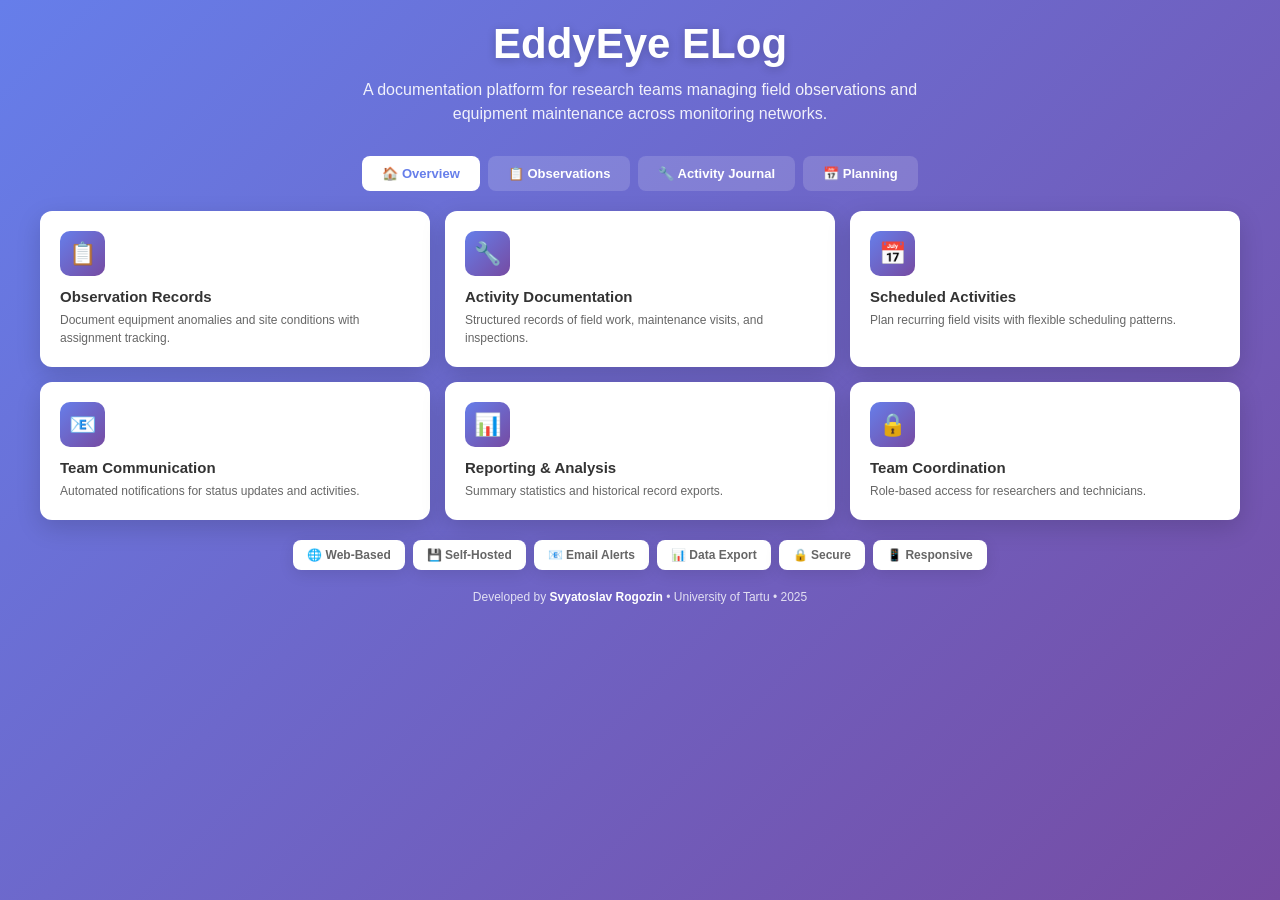
<file: docs/assets/html/EddyEye_ELog_Demo.html>
<!DOCTYPE html>
<html lang="en">
<head>
  <meta charset="UTF-8">
  <meta name="viewport" content="width=device-width, initial-scale=1.0">
  <title>EddyEye ELog - Demo Preview</title>
  <style>
    * {
      margin: 0;
      padding: 0;
      box-sizing: border-box;
    }

    body {
      font-family: 'Segoe UI', Tahoma, Geneva, Verdana, sans-serif;
      background: linear-gradient(135deg, #667eea 0%, #764ba2 100%);
      min-height: 100vh;
      padding: 20px;
    }

    .container {
      max-width: 1200px;
      margin: 0 auto;
    }

    /* Header */
    .header {
      text-align: center;
      margin-bottom: 30px;
    }

    .header h1 {
      color: white;
      font-size: 42px;
      margin-bottom: 10px;
      text-shadow: 0 2px 10px rgba(0,0,0,0.2);
    }

    .header p {
      color: rgba(255,255,255,0.9);
      font-size: 16px;
      max-width: 600px;
      margin: 0 auto;
      line-height: 1.5;
    }

    /* Navigation */
    .nav-tabs {
      display: flex;
      justify-content: center;
      gap: 8px;
      margin-bottom: 20px;
      flex-wrap: wrap;
    }

    .nav-tab {
      padding: 10px 20px;
      background: rgba(255,255,255,0.15);
      border: none;
      border-radius: 8px;
      color: white;
      font-size: 13px;
      font-weight: 600;
      cursor: pointer;
      transition: all 0.3s;
    }

    .nav-tab:hover {
      background: rgba(255,255,255,0.25);
    }

    .nav-tab.active {
      background: white;
      color: #667eea;
    }

    /* Cards */
    .card {
      background: white;
      border-radius: 16px;
      box-shadow: 0 10px 30px rgba(0,0,0,0.2);
      overflow: hidden;
      margin-bottom: 20px;
    }

    .card-header {
      background: linear-gradient(135deg, #667eea 0%, #764ba2 100%);
      padding: 15px 20px;
      display: flex;
      align-items: center;
      justify-content: space-between;
    }

    .card-title {
      color: white;
      font-size: 16px;
      font-weight: 600;
    }

    .card-content {
      padding: 20px;
    }

    /* Features Grid */
    .features-grid {
      display: grid;
      grid-template-columns: repeat(3, 1fr);
      gap: 15px;
      margin-bottom: 20px;
    }

    .feature-card {
      background: white;
      border-radius: 12px;
      padding: 20px;
      box-shadow: 0 8px 25px rgba(0,0,0,0.15);
      transition: all 0.3s;
    }

    .feature-card:hover {
      transform: translateY(-5px);
      box-shadow: 0 12px 35px rgba(0,0,0,0.2);
    }

    .feature-icon {
      width: 45px;
      height: 45px;
      background: linear-gradient(135deg, #667eea 0%, #764ba2 100%);
      border-radius: 10px;
      display: flex;
      align-items: center;
      justify-content: center;
      font-size: 22px;
      margin-bottom: 12px;
    }

    .feature-title {
      font-size: 15px;
      font-weight: 700;
      color: #333;
      margin-bottom: 6px;
    }

    .feature-desc {
      font-size: 12px;
      color: #666;
      line-height: 1.5;
    }

    /* Stats */
    .stats-grid {
      display: grid;
      grid-template-columns: repeat(4, 1fr);
      gap: 12px;
      margin-bottom: 15px;
    }

    .stat-card {
      background: linear-gradient(135deg, #667eea 0%, #764ba2 100%);
      padding: 15px;
      border-radius: 10px;
      text-align: center;
      color: white;
    }

    .stat-value {
      font-size: 28px;
      font-weight: 800;
    }

    .stat-label {
      font-size: 10px;
      text-transform: uppercase;
      letter-spacing: 0.5px;
      opacity: 0.9;
    }

    /* Table */
    .data-table {
      width: 100%;
      border-collapse: collapse;
      font-size: 12px;
    }

    .data-table th {
      background: #f8f9fa;
      padding: 10px 12px;
      text-align: left;
      font-size: 10px;
      font-weight: 700;
      color: #666;
      text-transform: uppercase;
      border-bottom: 2px solid #e0e0e0;
    }

    .data-table td {
      padding: 10px 12px;
      border-bottom: 1px solid #f0f0f0;
    }

    .data-table tr:hover td {
      background: #f8f9fa;
    }

    /* Badges */
    .badge {
      display: inline-block;
      padding: 3px 10px;
      border-radius: 999px;
      font-size: 10px;
      font-weight: 600;
      text-transform: uppercase;
    }

    .badge-success { background: #e8f5e9; color: #388e3c; }
    .badge-warning { background: #fff3e0; color: #f57c00; }
    .badge-info { background: #e3f2fd; color: #1976d2; }
    .badge-purple { background: #f3e5f5; color: #7b1fa2; }
    .badge-hot { background: linear-gradient(135deg, #ff6b6b 0%, #ee5a6f 100%); color: white; }

    /* Action Buttons */
    .action-btn {
      width: 26px;
      height: 26px;
      border-radius: 5px;
      border: none;
      cursor: pointer;
      font-size: 11px;
      display: inline-flex;
      align-items: center;
      justify-content: center;
      margin-right: 3px;
    }

    .action-btn-complete { background: #e8f5e9; color: #388e3c; }
    .action-btn-view { background: #e3f2fd; color: #1976d2; }
    .action-btn-edit { background: #fff3e0; color: #f57c00; }

    /* Calendar */
    .calendar-grid {
      display: grid;
      grid-template-columns: repeat(7, 1fr);
      gap: 6px;
    }

    .calendar-header {
      text-align: center;
      font-size: 10px;
      font-weight: 700;
      color: #667eea;
      padding: 8px 4px;
      background: #f8f9fa;
      border-radius: 6px;
    }

    .calendar-day {
      background: #f8f9fa;
      border-radius: 6px;
      padding: 8px;
      min-height: 65px;
      border: 1px solid #e0e0e0;
    }

    .calendar-day.today {
      border: 2px solid #667eea;
      background: #f0f4ff;
    }

    .calendar-day.weekend {
      opacity: 0.5;
    }

    .calendar-day-number {
      font-size: 12px;
      font-weight: 700;
      color: #333;
      margin-bottom: 4px;
    }

    .calendar-task {
      font-size: 9px;
      padding: 3px 6px;
      border-radius: 4px;
      margin-bottom: 2px;
      white-space: nowrap;
      overflow: hidden;
      text-overflow: ellipsis;
    }

    .task-maintenance { background: #e3f2fd; color: #1976d2; }
    .task-inspection { background: #e8f5e9; color: #388e3c; }
    .task-repair { background: #fff3e0; color: #f57c00; }
    .task-done { opacity: 0.6; text-decoration: line-through; }

    /* Tech Stack */
    .tech-stack {
      display: flex;
      flex-wrap: wrap;
      gap: 8px;
      justify-content: center;
    }

    .tech-item {
      display: flex;
      align-items: center;
      gap: 6px;
      padding: 8px 14px;
      background: white;
      border-radius: 8px;
      font-size: 12px;
      font-weight: 600;
      color: #666;
      box-shadow: 0 4px 15px rgba(0,0,0,0.1);
    }

    /* Footer */
    .footer {
      text-align: center;
      padding: 20px;
      color: rgba(255,255,255,0.8);
      font-size: 12px;
    }

    .footer a {
      color: white;
      text-decoration: none;
      font-weight: 600;
    }

    .footer a:hover {
      text-decoration: underline;
    }

    /* Sections */
    .section {
      display: none;
    }

    .section.active {
      display: block;
    }

    /* Responsive */
    @media (max-width: 768px) {
      .features-grid {
        grid-template-columns: repeat(2, 1fr);
      }
      .stats-grid {
        grid-template-columns: repeat(2, 1fr);
      }
      .calendar-grid {
        display: none;
      }
    }

    @media (max-width: 480px) {
      .features-grid {
        grid-template-columns: 1fr;
      }
    }
  </style>
</head>
<body>
  <div class="container">
    <!-- Header -->
    <div class="header">
      <h1>EddyEye ELog</h1>
      <p>A documentation platform for research teams managing field observations and equipment maintenance across monitoring networks.</p>
    </div>

    <!-- Navigation -->
    <div class="nav-tabs">
      <button class="nav-tab active" onclick="showSection('overview')">🏠 Overview</button>
      <button class="nav-tab" onclick="showSection('issues')">📋 Observations</button>
      <button class="nav-tab" onclick="showSection('worklogs')">🔧 Activity Journal</button>
      <button class="nav-tab" onclick="showSection('tasks')">📅 Planning</button>
    </div>

    <!-- Overview Section -->
    <div id="overview" class="section active">
      <div class="features-grid">
        <div class="feature-card">
          <div class="feature-icon">📋</div>
          <h3 class="feature-title">Observation Records</h3>
          <p class="feature-desc">Document equipment anomalies and site conditions with assignment tracking.</p>
        </div>
        <div class="feature-card">
          <div class="feature-icon">🔧</div>
          <h3 class="feature-title">Activity Documentation</h3>
          <p class="feature-desc">Structured records of field work, maintenance visits, and inspections.</p>
        </div>
        <div class="feature-card">
          <div class="feature-icon">📅</div>
          <h3 class="feature-title">Scheduled Activities</h3>
          <p class="feature-desc">Plan recurring field visits with flexible scheduling patterns.</p>
        </div>
        <div class="feature-card">
          <div class="feature-icon">📧</div>
          <h3 class="feature-title">Team Communication</h3>
          <p class="feature-desc">Automated notifications for status updates and activities.</p>
        </div>
        <div class="feature-card">
          <div class="feature-icon">📊</div>
          <h3 class="feature-title">Reporting & Analysis</h3>
          <p class="feature-desc">Summary statistics and historical record exports.</p>
        </div>
        <div class="feature-card">
          <div class="feature-icon">🔒</div>
          <h3 class="feature-title">Team Coordination</h3>
          <p class="feature-desc">Role-based access for researchers and technicians.</p>
        </div>
      </div>

      <div class="tech-stack">
        <div class="tech-item">🌐 Web-Based</div>
        <div class="tech-item">💾 Self-Hosted</div>
        <div class="tech-item">📧 Email Alerts</div>
        <div class="tech-item">📊 Data Export</div>
        <div class="tech-item">🔒 Secure</div>
        <div class="tech-item">📱 Responsive</div>
      </div>
    </div>

    <!-- Issues Section -->
    <div id="issues" class="section">
      <div class="card">
        <div class="card-header">
          <span class="card-title">📋 Observation Records</span>
        </div>
        <div class="card-content">
          <div class="stats-grid">
            <div class="stat-card">
              <div class="stat-value">47</div>
              <div class="stat-label">Total</div>
            </div>
            <div class="stat-card">
              <div class="stat-value">8</div>
              <div class="stat-label">Open</div>
            </div>
            <div class="stat-card">
              <div class="stat-value">39</div>
              <div class="stat-label">Resolved</div>
            </div>
            <div class="stat-card">
              <div class="stat-value">3</div>
              <div class="stat-label">Critical</div>
            </div>
          </div>

          <table class="data-table">
            <thead>
              <tr>
                <th>Title</th>
                <th>Station</th>
                <th>Status</th>
                <th>Assigned</th>
                <th>Actions</th>
              </tr>
            </thead>
            <tbody>
              <tr>
                <td><strong>Sensor malfunction</strong> <span class="badge badge-hot">🔥 HOT</span></td>
                <td>Forest Station 1</td>
                <td><span class="badge badge-warning">Open</span></td>
                <td>John, Robert</td>
                <td>
                  <button class="action-btn action-btn-complete">✅</button>
                  <button class="action-btn action-btn-view">👁</button>
                  <button class="action-btn action-btn-edit">✏️</button>
                </td>
              </tr>
              <tr>
                <td><strong>Connection drops</strong> <span class="badge badge-hot">🔥 HOT</span></td>
                <td>Lake Station 2</td>
                <td><span class="badge badge-warning">Open</span></td>
                <td>Michael</td>
                <td>
                  <button class="action-btn action-btn-complete">✅</button>
                  <button class="action-btn action-btn-view">👁</button>
                  <button class="action-btn action-btn-edit">✏️</button>
                </td>
              </tr>
              <tr>
                <td><strong>Panel cleaning</strong></td>
                <td>Forest Station 4</td>
                <td><span class="badge badge-success">Resolved</span></td>
                <td>John</td>
                <td>
                  <button class="action-btn action-btn-view">👁</button>
                  <button class="action-btn action-btn-edit">✏️</button>
                </td>
              </tr>
              <tr>
                <td><strong>Bearing noise</strong></td>
                <td>Mountain Station 5</td>
                <td><span class="badge badge-success">Resolved</span></td>
                <td>Robert</td>
                <td>
                  <button class="action-btn action-btn-view">👁</button>
                  <button class="action-btn action-btn-edit">✏️</button>
                </td>
              </tr>
            </tbody>
          </table>
        </div>
      </div>
    </div>

    <!-- Worklogs Section -->
    <div id="worklogs" class="section">
      <div class="card">
        <div class="card-header">
          <span class="card-title">🔧 Activity Journal</span>
        </div>
        <div class="card-content">
          <div class="stats-grid">
            <div class="stat-card">
              <div class="stat-value">156</div>
              <div class="stat-label">Done</div>
            </div>
            <div class="stat-card">
              <div class="stat-value">12</div>
              <div class="stat-label">In Progress</div>
            </div>
            <div class="stat-card">
              <div class="stat-value">3</div>
              <div class="stat-label">Blocked</div>
            </div>
            <div class="stat-card">
              <div class="stat-value">28</div>
              <div class="stat-label">Comments</div>
            </div>
          </div>

          <table class="data-table">
            <thead>
              <tr>
                <th>Title</th>
                <th>Type</th>
                <th>Station</th>
                <th>Status</th>
                <th>Duration</th>
                <th>Actions</th>
              </tr>
            </thead>
            <tbody>
              <tr>
                <td><strong>Calibration check</strong> <span class="badge badge-hot">🔥 HOT</span></td>
                <td><span class="badge badge-info">Maintenance</span></td>
                <td>Forest Station 1</td>
                <td><span class="badge badge-warning">In Progress</span></td>
                <td>2h 15m</td>
                <td>
                  <button class="action-btn action-btn-complete">✅</button>
                  <button class="action-btn action-btn-view">👁</button>
                </td>
              </tr>
              <tr>
                <td><strong>Sensor replacement</strong></td>
                <td><span class="badge badge-purple">Replacement</span></td>
                <td>Lake Station 3</td>
                <td><span class="badge badge-success">Done</span></td>
                <td>4h 30m</td>
                <td>
                  <button class="action-btn action-btn-view">👁</button>
                </td>
              </tr>
              <tr>
                <td><strong>Seal repair</strong></td>
                <td><span class="badge badge-warning">Repair</span></td>
                <td>Forest Station 4</td>
                <td><span class="badge badge-success">Done</span></td>
                <td>1h 45m</td>
                <td>
                  <button class="action-btn action-btn-view">👁</button>
                </td>
              </tr>
              <tr>
                <td><strong>Winter inspection</strong></td>
                <td><span class="badge badge-success">Inspection</span></td>
                <td>Valley Station 6</td>
                <td><span class="badge badge-warning">In Progress</span></td>
                <td>3h 00m</td>
                <td>
                  <button class="action-btn action-btn-complete">✅</button>
                  <button class="action-btn action-btn-view">👁</button>
                </td>
              </tr>
            </tbody>
          </table>
        </div>
      </div>
    </div>

    <!-- Tasks Section -->
    <div id="tasks" class="section">
      <div class="card">
        <div class="card-header">
          <span class="card-title">📅 Activity Planning - November 2025</span>
        </div>
        <div class="card-content">
          <div class="calendar-grid">
            <div class="calendar-header">Mon</div>
            <div class="calendar-header">Tue</div>
            <div class="calendar-header">Wed</div>
            <div class="calendar-header">Thu</div>
            <div class="calendar-header">Fri</div>
            <div class="calendar-header">Sat</div>
            <div class="calendar-header">Sun</div>
            
            <div class="calendar-day">
              <div class="calendar-day-number">24</div>
              <div class="calendar-task task-maintenance">🔧 Calibration</div>
            </div>
            <div class="calendar-day">
              <div class="calendar-day-number">25</div>
              <div class="calendar-task task-inspection task-done">✅ Inspection</div>
            </div>
            <div class="calendar-day">
              <div class="calendar-day-number">26</div>
              <div class="calendar-task task-maintenance task-done">✅ Battery</div>
            </div>
            <div class="calendar-day">
              <div class="calendar-day-number">27</div>
            </div>
            <div class="calendar-day today">
              <div class="calendar-day-number">28</div>
              <div class="calendar-task task-repair">⚡ Sensor fix</div>
            </div>
            <div class="calendar-day weekend">
              <div class="calendar-day-number">29</div>
            </div>
            <div class="calendar-day weekend">
              <div class="calendar-day-number">30</div>
            </div>
            
            <div class="calendar-day">
              <div class="calendar-day-number">1</div>
              <div class="calendar-task task-maintenance">🔧 Monthly</div>
            </div>
            <div class="calendar-day">
              <div class="calendar-day-number">2</div>
            </div>
            <div class="calendar-day">
              <div class="calendar-day-number">3</div>
              <div class="calendar-task task-inspection">🔍 QC Review</div>
            </div>
            <div class="calendar-day">
              <div class="calendar-day-number">4</div>
            </div>
            <div class="calendar-day">
              <div class="calendar-day-number">5</div>
              <div class="calendar-task task-maintenance">🔧 Backup</div>
            </div>
            <div class="calendar-day weekend">
              <div class="calendar-day-number">6</div>
            </div>
            <div class="calendar-day weekend">
              <div class="calendar-day-number">7</div>
            </div>
          </div>

          <div style="margin-top: 15px; display: flex; gap: 10px; flex-wrap: wrap;">
            <span class="badge badge-info">Weekly</span>
            <span class="badge badge-purple">Monthly</span>
            <span class="badge badge-success">Seasonal</span>
            <span class="badge badge-warning">Annual</span>
          </div>
        </div>
      </div>
    </div>

    <!-- Footer -->
    <div class="footer">
      Developed by <a href="https://github.com/Svyatoslav-stack" target="_blank">Svyatoslav Rogozin</a> • University of Tartu • 2025
    </div>
  </div>

  <script>
    function showSection(sectionId) {
      // Hide all sections
      document.querySelectorAll('.section').forEach(section => {
        section.classList.remove('active');
      });
      
      // Show selected section
      document.getElementById(sectionId).classList.add('active');
      
      // Update nav tabs
      document.querySelectorAll('.nav-tab').forEach(tab => {
        tab.classList.remove('active');
      });
      event.target.classList.add('active');
    }
  </script>
</body>
</html>
</file>
